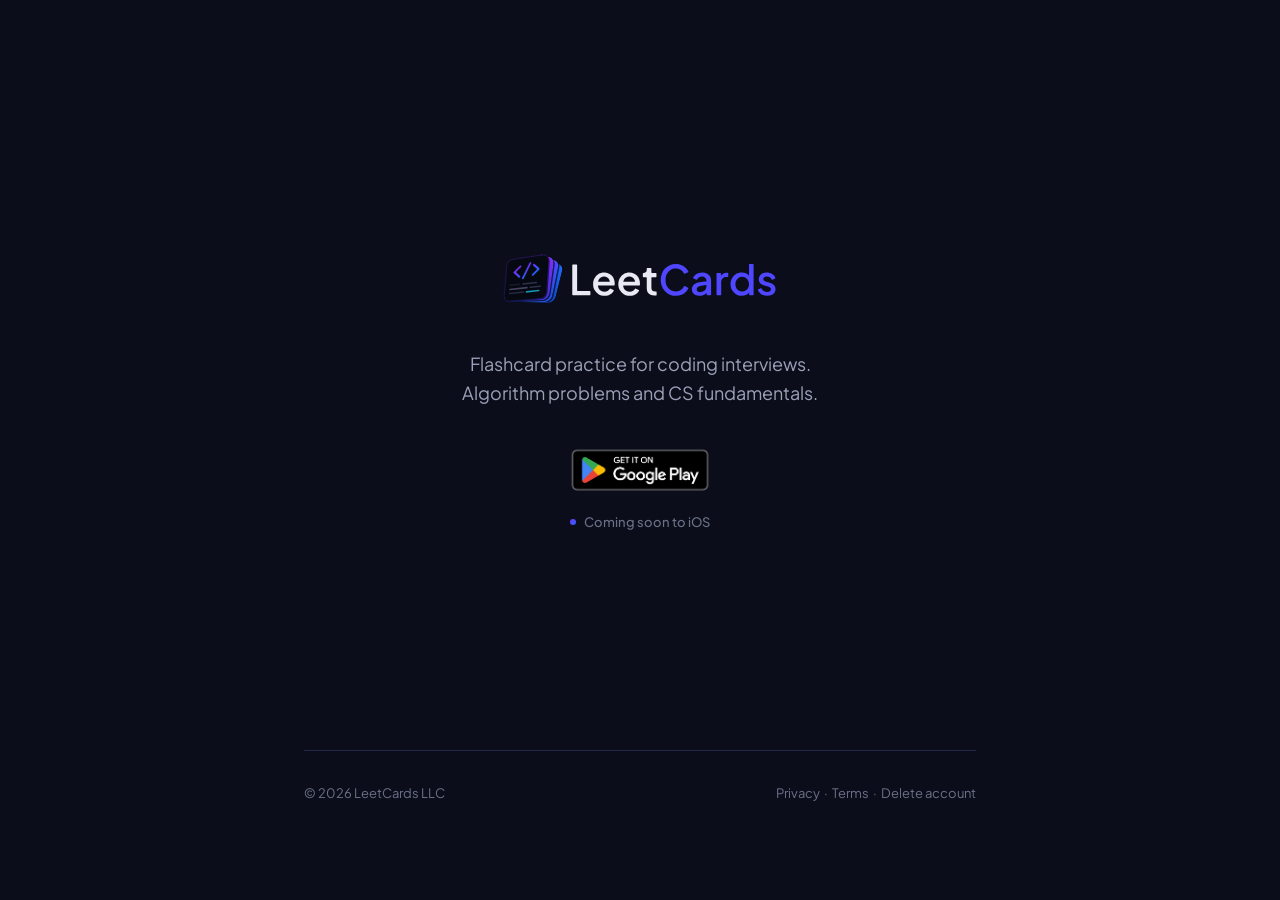
<file: index.html>
<!DOCTYPE html>
<html lang="en">
<head>
  <meta charset="UTF-8" />
  <meta name="viewport" content="width=device-width, initial-scale=1.0" />
  <title>LeetCards</title>
  <meta name="description" content="Flashcard-based practice for coding interviews. Available now on Google Play, coming soon to iOS." />
  <meta name="theme-color" content="#0B0E1A" />
  <link rel="canonical" href="https://leetcards.com/" />
  <meta property="og:type" content="website" />
  <meta property="og:site_name" content="LeetCards" />
  <meta property="og:title" content="LeetCards" />
  <meta property="og:description" content="Flashcard practice for coding interviews. Algorithm problems and CS fundamentals." />
  <meta property="og:url" content="https://leetcards.com/" />
  <meta name="twitter:card" content="summary" />
  <meta name="twitter:title" content="LeetCards" />
  <meta name="twitter:description" content="Flashcard practice for coding interviews. Algorithm problems and CS fundamentals." />
  <link rel="preconnect" href="https://fonts.googleapis.com" />
  <link rel="preconnect" href="https://fonts.gstatic.com" crossorigin />
  <link href="https://fonts.googleapis.com/css2?family=Plus+Jakarta+Sans:wght@400;500;600;700;800&display=swap" rel="stylesheet" />
  <link rel="icon" href="/assets/favicon.svg" type="image/svg+xml" />
  <link rel="stylesheet" href="style.css?v=3" />
</head>
<body class="landing">
  <div class="container">
    <div class="hero">
      <h1><img class="hero-logo" src="/assets/logo.svg" alt="LeetCards" width="273" height="60" /></h1>
      <p>Flashcard practice for coding interviews.<br />Algorithm problems and CS fundamentals.</p>
      <div class="links">
        <a class="store-badge" href="https://play.google.com/store/apps/details?id=com.leetcards.app" target="_blank" rel="noopener">
          <img src="/assets/google-play-badge.png" alt="Get it on Google Play" width="155" height="60" />
        </a>
        <span class="coming-soon"><span class="coming-soon-dot"></span>Coming soon to iOS</span>
      </div>
    </div>

    <footer>
      <div>© 2026 LeetCards LLC</div>
      <div>
        <a href="/privacy">Privacy</a> &nbsp;·&nbsp;
        <a href="/terms">Terms</a> &nbsp;·&nbsp;
        <a href="/delete-account">Delete account</a>
      </div>
    </footer>
  </div>
</body>
</html>
</file>
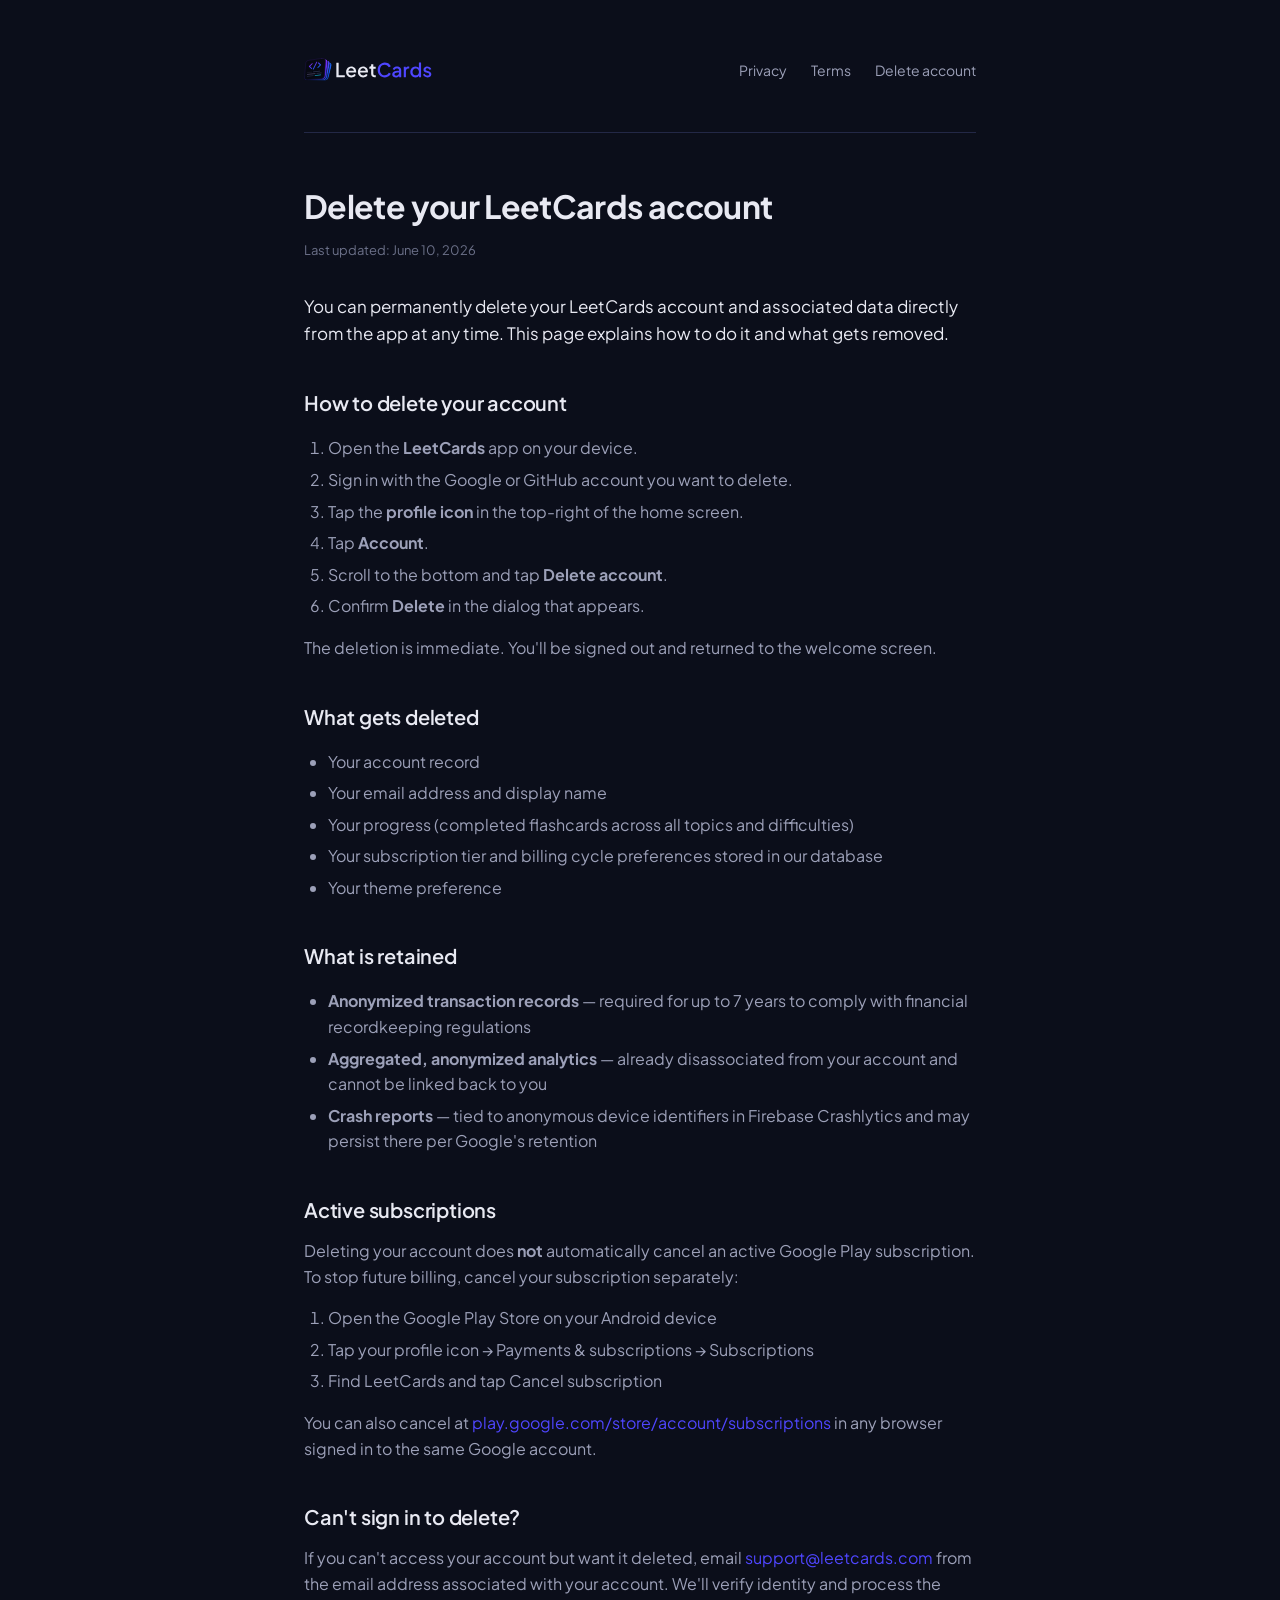
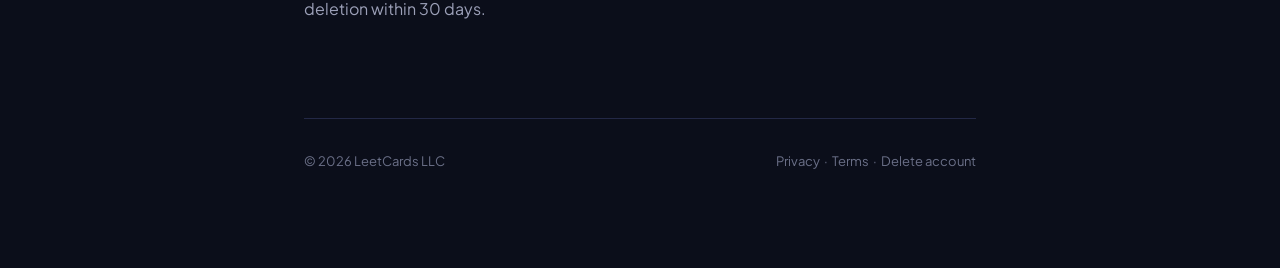
<file: delete-account.html>
<!DOCTYPE html>
<html lang="en">
<head>
  <meta charset="UTF-8" />
  <meta name="viewport" content="width=device-width, initial-scale=1.0" />
  <meta name="theme-color" content="#0B0E1A" />
  <title>Delete Account · LeetCards</title>
  <link rel="preconnect" href="https://fonts.googleapis.com" />
  <link rel="preconnect" href="https://fonts.gstatic.com" crossorigin />
  <link href="https://fonts.googleapis.com/css2?family=Plus+Jakarta+Sans:wght@400;500;600;700;800&display=swap" rel="stylesheet" />
  <link rel="icon" href="/assets/favicon.svg" type="image/svg+xml" />
  <link rel="stylesheet" href="style.css?v=3" />
</head>
<body>
  <div class="container">
    <header>
      <a href="/" class="logo">
        <img class="logo-img" src="/assets/logo.svg" alt="LeetCards" width="118" height="26" />
      </a>
      <nav>
        <a href="/privacy">Privacy</a>
        <a href="/terms">Terms</a>
        <a href="/delete-account">Delete account</a>
      </nav>
    </header>

    <h1>Delete your LeetCards account</h1>
    <p class="meta">Last updated: June 10, 2026</p>

    <p class="lead">You can permanently delete your LeetCards account and associated data directly from the app at any time. This page explains how to do it and what gets removed.</p>

    <h2>How to delete your account</h2>
    <ol>
      <li>Open the <strong>LeetCards</strong> app on your device.</li>
      <li>Sign in with the Google or GitHub account you want to delete.</li>
      <li>Tap the <strong>profile icon</strong> in the top-right of the home screen.</li>
      <li>Tap <strong>Account</strong>.</li>
      <li>Scroll to the bottom and tap <strong>Delete account</strong>.</li>
      <li>Confirm <strong>Delete</strong> in the dialog that appears.</li>
    </ol>
    <p>The deletion is immediate. You'll be signed out and returned to the welcome screen.</p>

    <h2>What gets deleted</h2>
    <ul>
      <li>Your account record</li>
      <li>Your email address and display name</li>
      <li>Your progress (completed flashcards across all topics and difficulties)</li>
      <li>Your subscription tier and billing cycle preferences stored in our database</li>
      <li>Your theme preference</li>
    </ul>

    <h2>What is retained</h2>
    <ul>
      <li><strong>Anonymized transaction records</strong> — required for up to 7 years to comply with financial recordkeeping regulations</li>
      <li><strong>Aggregated, anonymized analytics</strong> — already disassociated from your account and cannot be linked back to you</li>
      <li><strong>Crash reports</strong> — tied to anonymous device identifiers in Firebase Crashlytics and may persist there per Google's retention</li>
    </ul>

    <h2>Active subscriptions</h2>
    <p>Deleting your account does <strong>not</strong> automatically cancel an active Google Play subscription. To stop future billing, cancel your subscription separately:</p>
    <ol>
      <li>Open the Google Play Store on your Android device</li>
      <li>Tap your profile icon → Payments &amp; subscriptions → Subscriptions</li>
      <li>Find LeetCards and tap Cancel subscription</li>
    </ol>
    <p>You can also cancel at <a href="https://play.google.com/store/account/subscriptions">play.google.com/store/account/subscriptions</a> in any browser signed in to the same Google account.</p>

    <h2>Can't sign in to delete?</h2>
    <p>If you can't access your account but want it deleted, email <a href="mailto:support@leetcards.com">support@leetcards.com</a> from the email address associated with your account. We'll verify identity and process the deletion within 30 days.</p>

    <footer>
      <div>© 2026 LeetCards LLC</div>
      <div>
        <a href="/privacy">Privacy</a> &nbsp;·&nbsp;
        <a href="/terms">Terms</a> &nbsp;·&nbsp;
        <a href="/delete-account">Delete account</a>
      </div>
    </footer>
  </div>
</body>
</html>
</file>
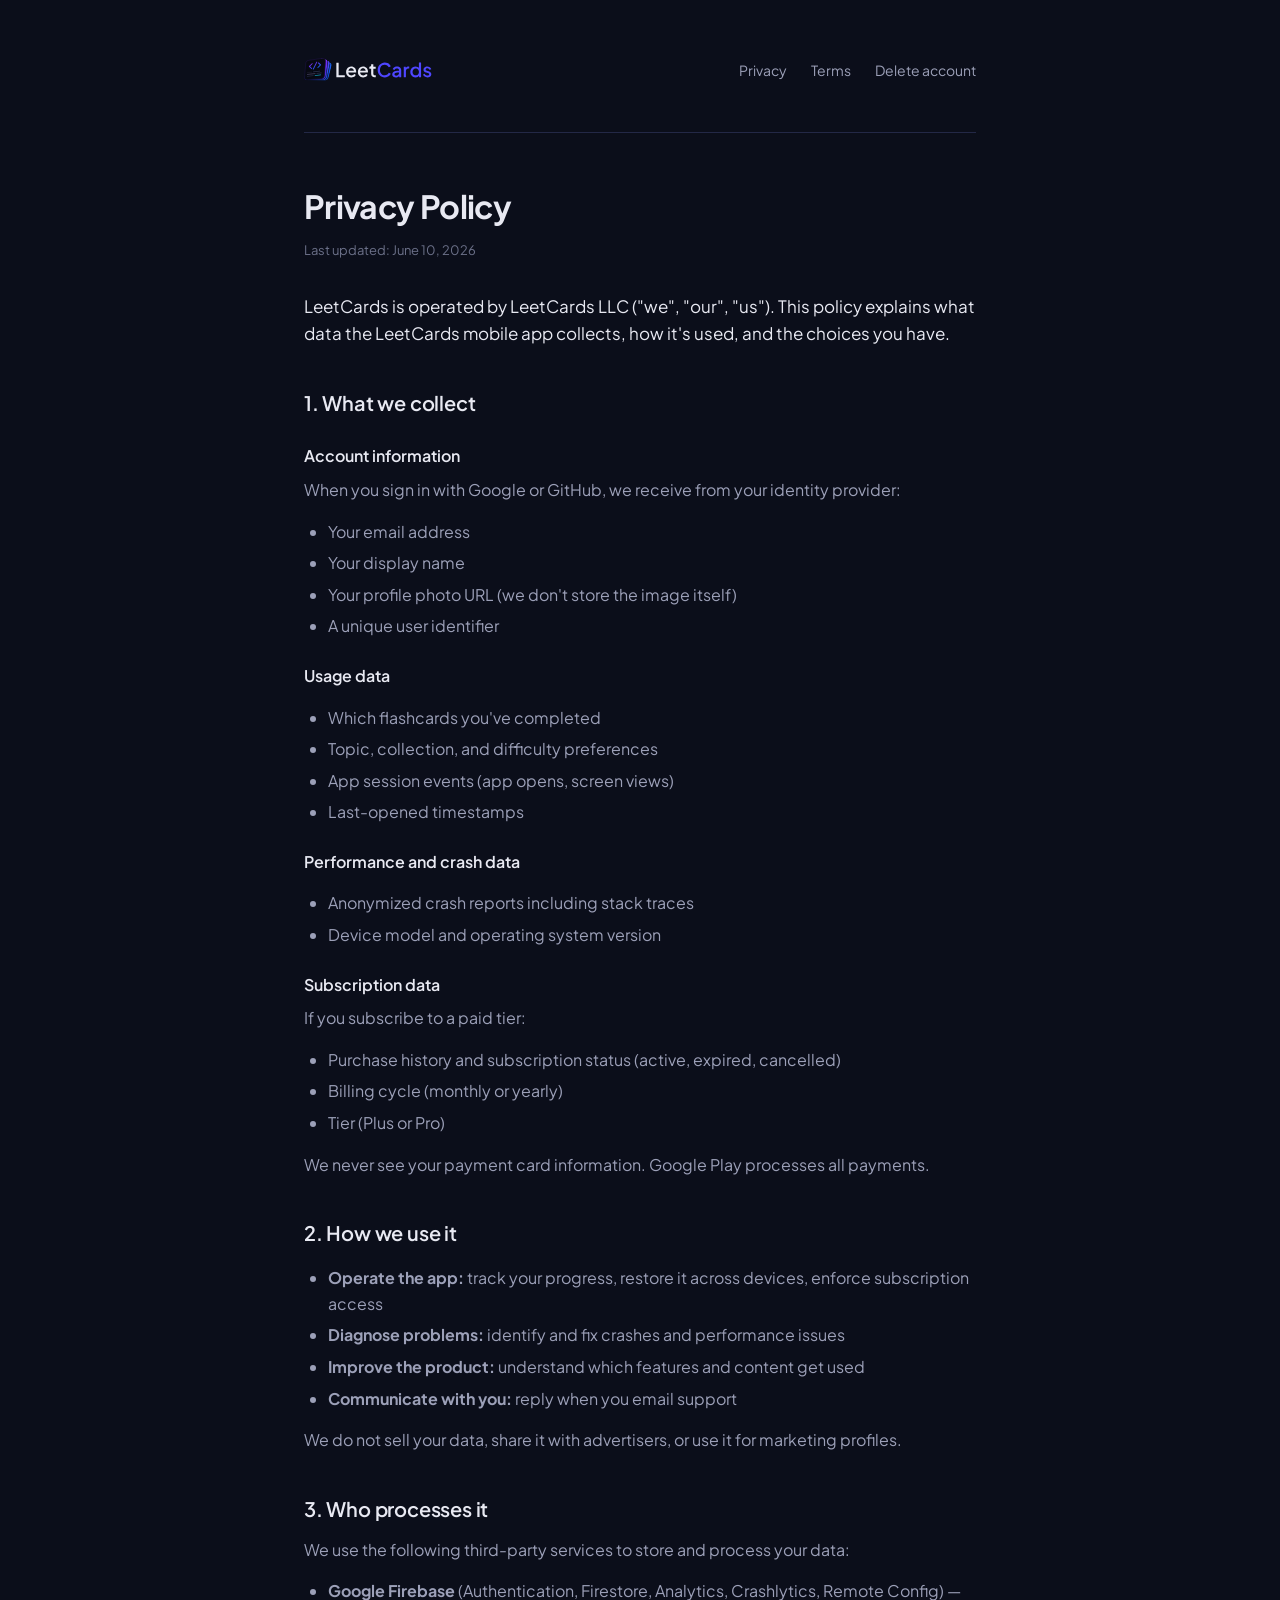
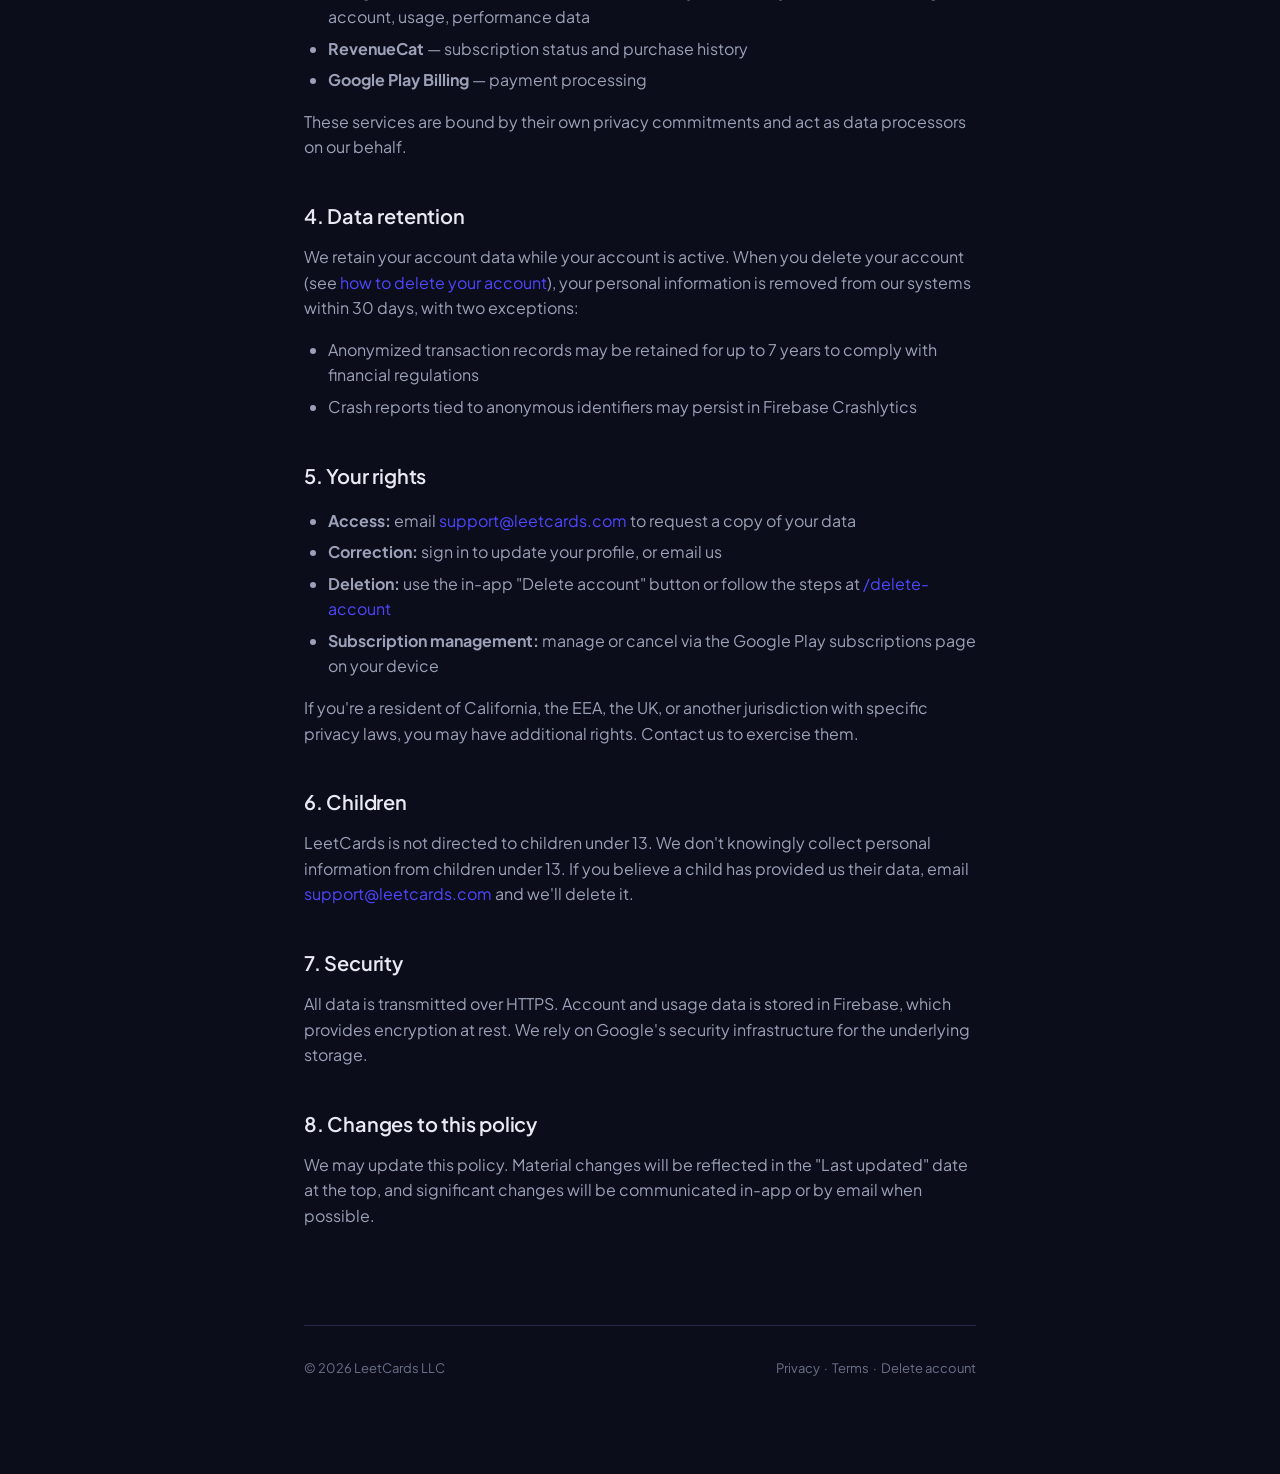
<file: privacy.html>
<!DOCTYPE html>
<html lang="en">
<head>
  <meta charset="UTF-8" />
  <meta name="viewport" content="width=device-width, initial-scale=1.0" />
  <meta name="theme-color" content="#0B0E1A" />
  <title>Privacy Policy · LeetCards</title>
  <link rel="preconnect" href="https://fonts.googleapis.com" />
  <link rel="preconnect" href="https://fonts.gstatic.com" crossorigin />
  <link href="https://fonts.googleapis.com/css2?family=Plus+Jakarta+Sans:wght@400;500;600;700;800&display=swap" rel="stylesheet" />
  <link rel="icon" href="/assets/favicon.svg" type="image/svg+xml" />
  <link rel="stylesheet" href="style.css?v=3" />
</head>
<body>
  <div class="container">
    <header>
      <a href="/" class="logo">
        <img class="logo-img" src="/assets/logo.svg" alt="LeetCards" width="118" height="26" />
      </a>
      <nav>
        <a href="/privacy">Privacy</a>
        <a href="/terms">Terms</a>
        <a href="/delete-account">Delete account</a>
      </nav>
    </header>

    <h1>Privacy Policy</h1>
    <p class="meta">Last updated: June 10, 2026</p>

    <p class="lead">LeetCards is operated by LeetCards LLC ("we", "our", "us"). This policy explains what data the LeetCards mobile app collects, how it's used, and the choices you have.</p>

    <h2>1. What we collect</h2>

    <h3>Account information</h3>
    <p>When you sign in with Google or GitHub, we receive from your identity provider:</p>
    <ul>
      <li>Your email address</li>
      <li>Your display name</li>
      <li>Your profile photo URL (we don't store the image itself)</li>
      <li>A unique user identifier</li>
    </ul>

    <h3>Usage data</h3>
    <ul>
      <li>Which flashcards you've completed</li>
      <li>Topic, collection, and difficulty preferences</li>
      <li>App session events (app opens, screen views)</li>
      <li>Last-opened timestamps</li>
    </ul>

    <h3>Performance and crash data</h3>
    <ul>
      <li>Anonymized crash reports including stack traces</li>
      <li>Device model and operating system version</li>
    </ul>

    <h3>Subscription data</h3>
    <p>If you subscribe to a paid tier:</p>
    <ul>
      <li>Purchase history and subscription status (active, expired, cancelled)</li>
      <li>Billing cycle (monthly or yearly)</li>
      <li>Tier (Plus or Pro)</li>
    </ul>
    <p>We never see your payment card information. Google Play processes all payments.</p>

    <h2>2. How we use it</h2>
    <ul>
      <li><strong>Operate the app:</strong> track your progress, restore it across devices, enforce subscription access</li>
      <li><strong>Diagnose problems:</strong> identify and fix crashes and performance issues</li>
      <li><strong>Improve the product:</strong> understand which features and content get used</li>
      <li><strong>Communicate with you:</strong> reply when you email support</li>
    </ul>
    <p>We do not sell your data, share it with advertisers, or use it for marketing profiles.</p>

    <h2>3. Who processes it</h2>
    <p>We use the following third-party services to store and process your data:</p>
    <ul>
      <li><strong>Google Firebase</strong> (Authentication, Firestore, Analytics, Crashlytics, Remote Config) — account, usage, performance data</li>
      <li><strong>RevenueCat</strong> — subscription status and purchase history</li>
      <li><strong>Google Play Billing</strong> — payment processing</li>
    </ul>
    <p>These services are bound by their own privacy commitments and act as data processors on our behalf.</p>

    <h2>4. Data retention</h2>
    <p>We retain your account data while your account is active. When you delete your account (see <a href="/delete-account">how to delete your account</a>), your personal information is removed from our systems within 30 days, with two exceptions:</p>
    <ul>
      <li>Anonymized transaction records may be retained for up to 7 years to comply with financial regulations</li>
      <li>Crash reports tied to anonymous identifiers may persist in Firebase Crashlytics</li>
    </ul>

    <h2>5. Your rights</h2>
    <ul>
      <li><strong>Access:</strong> email <a href="mailto:support@leetcards.com">support@leetcards.com</a> to request a copy of your data</li>
      <li><strong>Correction:</strong> sign in to update your profile, or email us</li>
      <li><strong>Deletion:</strong> use the in-app "Delete account" button or follow the steps at <a href="/delete-account">/delete-account</a></li>
      <li><strong>Subscription management:</strong> manage or cancel via the Google Play subscriptions page on your device</li>
    </ul>
    <p>If you're a resident of California, the EEA, the UK, or another jurisdiction with specific privacy laws, you may have additional rights. Contact us to exercise them.</p>

    <h2>6. Children</h2>
    <p>LeetCards is not directed to children under 13. We don't knowingly collect personal information from children under 13. If you believe a child has provided us their data, email <a href="mailto:support@leetcards.com">support@leetcards.com</a> and we'll delete it.</p>

    <h2>7. Security</h2>
    <p>All data is transmitted over HTTPS. Account and usage data is stored in Firebase, which provides encryption at rest. We rely on Google's security infrastructure for the underlying storage.</p>

    <h2>8. Changes to this policy</h2>
    <p>We may update this policy. Material changes will be reflected in the "Last updated" date at the top, and significant changes will be communicated in-app or by email when possible.</p>

    <footer>
      <div>© 2026 LeetCards LLC</div>
      <div>
        <a href="/privacy">Privacy</a> &nbsp;·&nbsp;
        <a href="/terms">Terms</a> &nbsp;·&nbsp;
        <a href="/delete-account">Delete account</a>
      </div>
    </footer>
  </div>
</body>
</html>
</file>
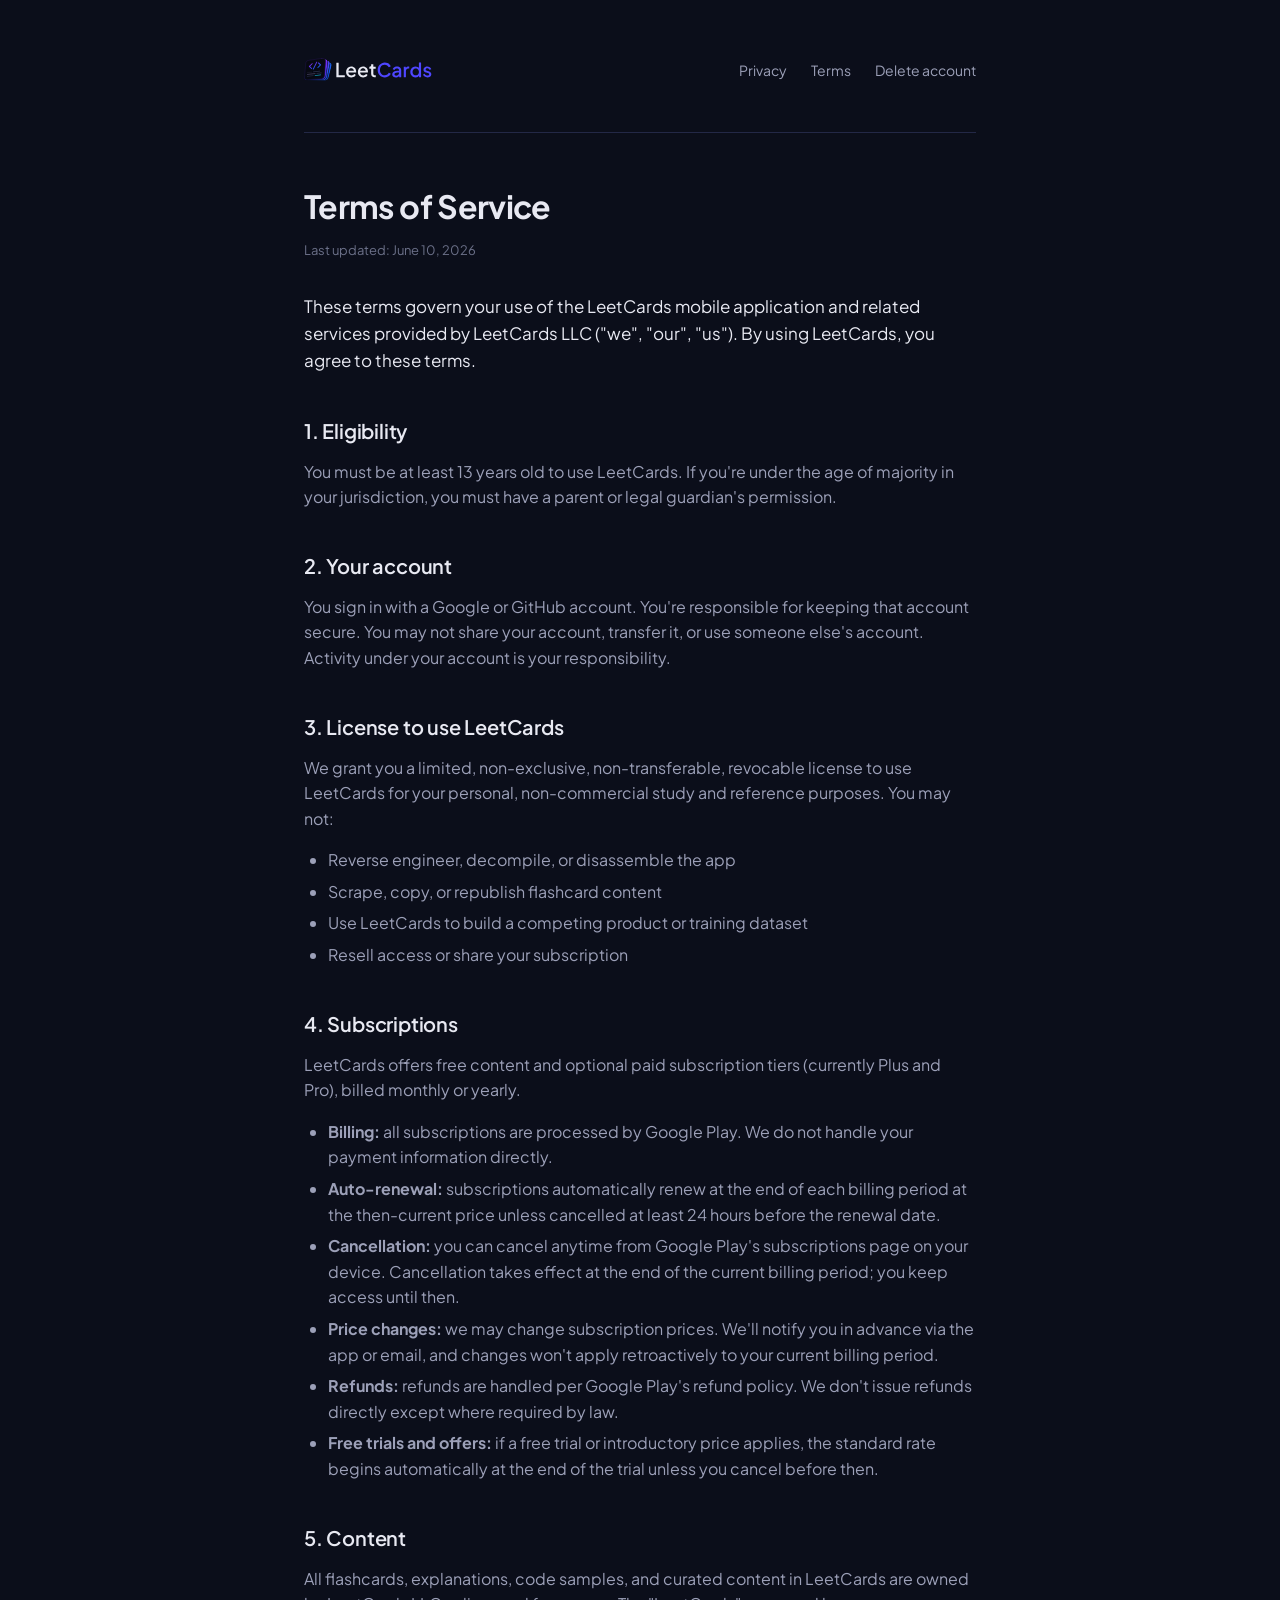
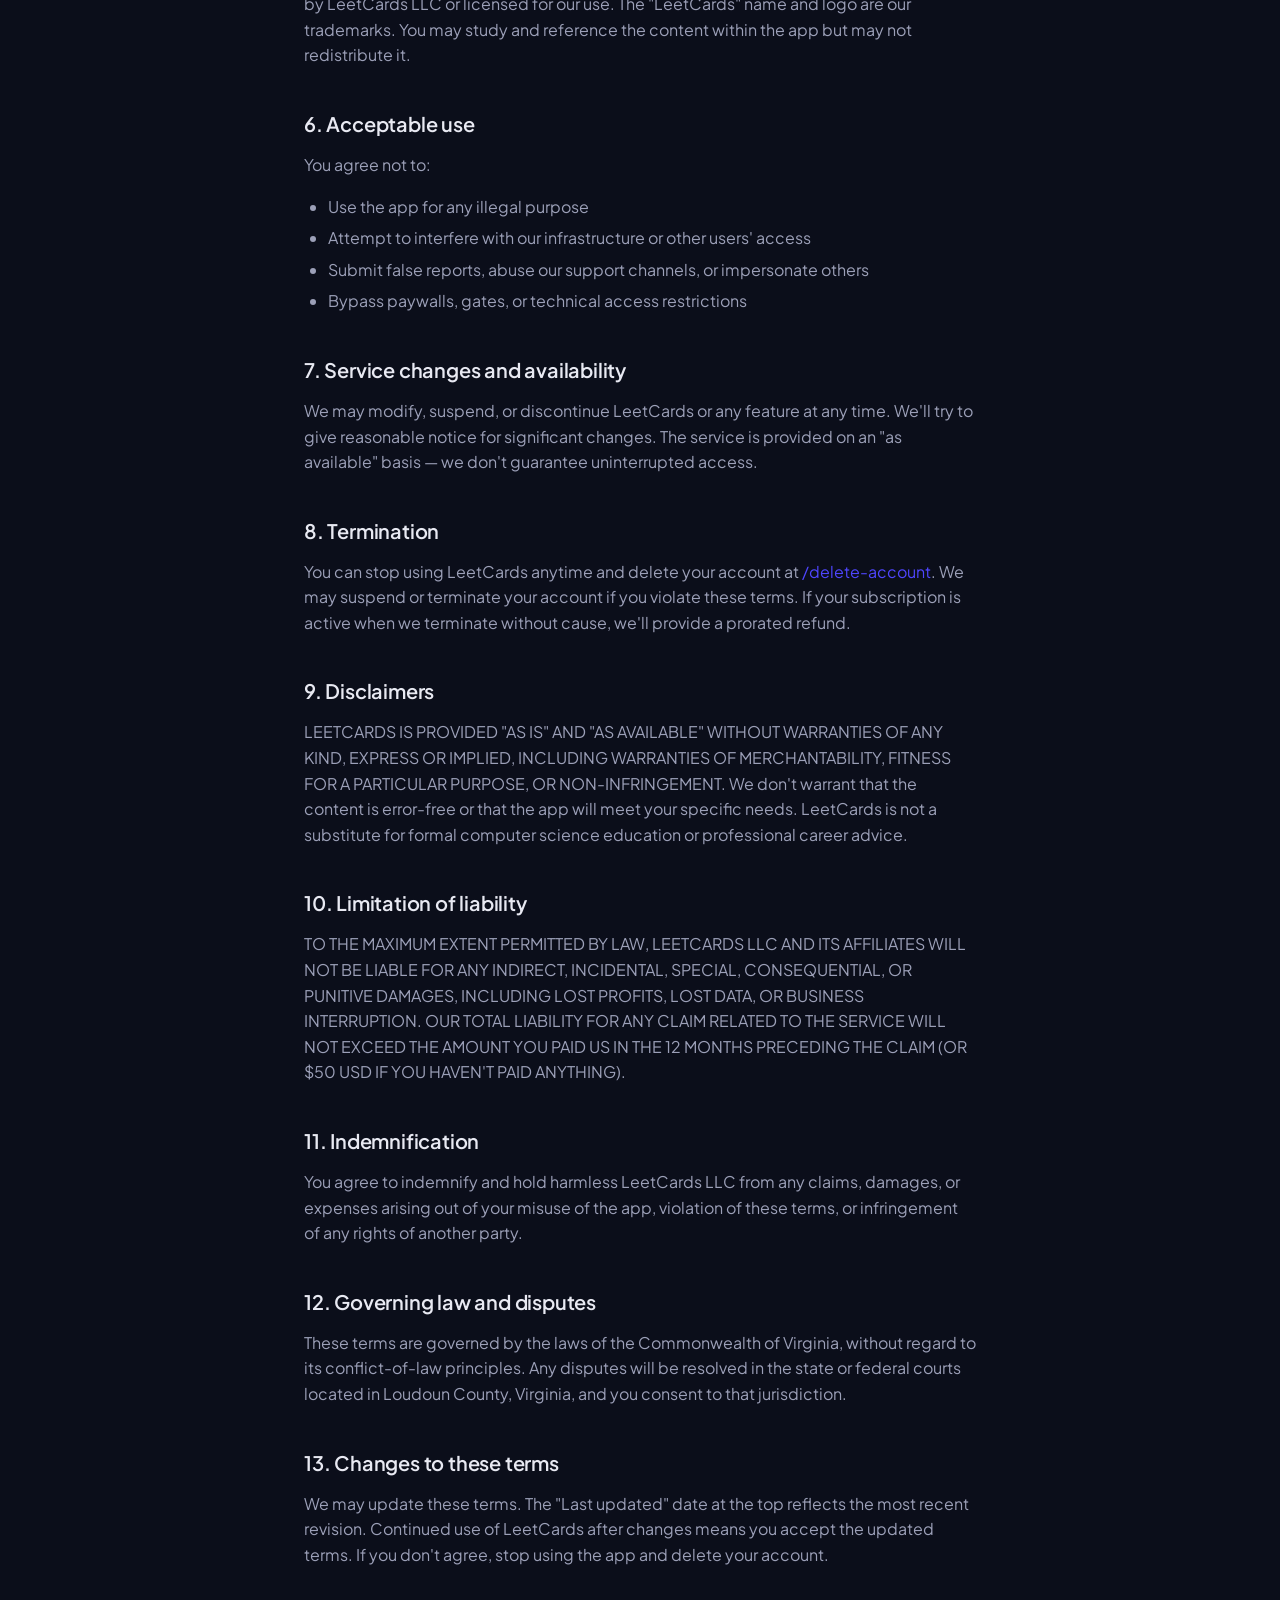
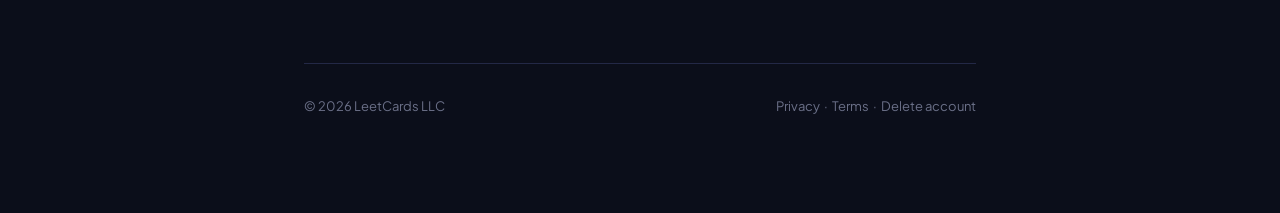
<file: terms.html>
<!DOCTYPE html>
<html lang="en">
<head>
  <meta charset="UTF-8" />
  <meta name="viewport" content="width=device-width, initial-scale=1.0" />
  <meta name="theme-color" content="#0B0E1A" />
  <title>Terms of Service · LeetCards</title>
  <link rel="preconnect" href="https://fonts.googleapis.com" />
  <link rel="preconnect" href="https://fonts.gstatic.com" crossorigin />
  <link href="https://fonts.googleapis.com/css2?family=Plus+Jakarta+Sans:wght@400;500;600;700;800&display=swap" rel="stylesheet" />
  <link rel="icon" href="/assets/favicon.svg" type="image/svg+xml" />
  <link rel="stylesheet" href="style.css?v=3" />
</head>
<body>
  <div class="container">
    <header>
      <a href="/" class="logo">
        <img class="logo-img" src="/assets/logo.svg" alt="LeetCards" width="118" height="26" />
      </a>
      <nav>
        <a href="/privacy">Privacy</a>
        <a href="/terms">Terms</a>
        <a href="/delete-account">Delete account</a>
      </nav>
    </header>

    <h1>Terms of Service</h1>
    <p class="meta">Last updated: June 10, 2026</p>

    <p class="lead">These terms govern your use of the LeetCards mobile application and related services provided by LeetCards LLC ("we", "our", "us"). By using LeetCards, you agree to these terms.</p>

    <h2>1. Eligibility</h2>
    <p>You must be at least 13 years old to use LeetCards. If you're under the age of majority in your jurisdiction, you must have a parent or legal guardian's permission.</p>

    <h2>2. Your account</h2>
    <p>You sign in with a Google or GitHub account. You're responsible for keeping that account secure. You may not share your account, transfer it, or use someone else's account. Activity under your account is your responsibility.</p>

    <h2>3. License to use LeetCards</h2>
    <p>We grant you a limited, non-exclusive, non-transferable, revocable license to use LeetCards for your personal, non-commercial study and reference purposes. You may not:</p>
    <ul>
      <li>Reverse engineer, decompile, or disassemble the app</li>
      <li>Scrape, copy, or republish flashcard content</li>
      <li>Use LeetCards to build a competing product or training dataset</li>
      <li>Resell access or share your subscription</li>
    </ul>

    <h2>4. Subscriptions</h2>
    <p>LeetCards offers free content and optional paid subscription tiers (currently Plus and Pro), billed monthly or yearly.</p>
    <ul>
      <li><strong>Billing:</strong> all subscriptions are processed by Google Play. We do not handle your payment information directly.</li>
      <li><strong>Auto-renewal:</strong> subscriptions automatically renew at the end of each billing period at the then-current price unless cancelled at least 24 hours before the renewal date.</li>
      <li><strong>Cancellation:</strong> you can cancel anytime from Google Play's subscriptions page on your device. Cancellation takes effect at the end of the current billing period; you keep access until then.</li>
      <li><strong>Price changes:</strong> we may change subscription prices. We'll notify you in advance via the app or email, and changes won't apply retroactively to your current billing period.</li>
      <li><strong>Refunds:</strong> refunds are handled per Google Play's refund policy. We don't issue refunds directly except where required by law.</li>
      <li><strong>Free trials and offers:</strong> if a free trial or introductory price applies, the standard rate begins automatically at the end of the trial unless you cancel before then.</li>
    </ul>

    <h2>5. Content</h2>
    <p>All flashcards, explanations, code samples, and curated content in LeetCards are owned by LeetCards LLC or licensed for our use. The "LeetCards" name and logo are our trademarks. You may study and reference the content within the app but may not redistribute it.</p>

    <h2>6. Acceptable use</h2>
    <p>You agree not to:</p>
    <ul>
      <li>Use the app for any illegal purpose</li>
      <li>Attempt to interfere with our infrastructure or other users' access</li>
      <li>Submit false reports, abuse our support channels, or impersonate others</li>
      <li>Bypass paywalls, gates, or technical access restrictions</li>
    </ul>

    <h2>7. Service changes and availability</h2>
    <p>We may modify, suspend, or discontinue LeetCards or any feature at any time. We'll try to give reasonable notice for significant changes. The service is provided on an "as available" basis — we don't guarantee uninterrupted access.</p>

    <h2>8. Termination</h2>
    <p>You can stop using LeetCards anytime and delete your account at <a href="/delete-account">/delete-account</a>. We may suspend or terminate your account if you violate these terms. If your subscription is active when we terminate without cause, we'll provide a prorated refund.</p>

    <h2>9. Disclaimers</h2>
    <p>LEETCARDS IS PROVIDED "AS IS" AND "AS AVAILABLE" WITHOUT WARRANTIES OF ANY KIND, EXPRESS OR IMPLIED, INCLUDING WARRANTIES OF MERCHANTABILITY, FITNESS FOR A PARTICULAR PURPOSE, OR NON-INFRINGEMENT. We don't warrant that the content is error-free or that the app will meet your specific needs. LeetCards is not a substitute for formal computer science education or professional career advice.</p>

    <h2>10. Limitation of liability</h2>
    <p>TO THE MAXIMUM EXTENT PERMITTED BY LAW, LEETCARDS LLC AND ITS AFFILIATES WILL NOT BE LIABLE FOR ANY INDIRECT, INCIDENTAL, SPECIAL, CONSEQUENTIAL, OR PUNITIVE DAMAGES, INCLUDING LOST PROFITS, LOST DATA, OR BUSINESS INTERRUPTION. OUR TOTAL LIABILITY FOR ANY CLAIM RELATED TO THE SERVICE WILL NOT EXCEED THE AMOUNT YOU PAID US IN THE 12 MONTHS PRECEDING THE CLAIM (OR $50 USD IF YOU HAVEN'T PAID ANYTHING).</p>

    <h2>11. Indemnification</h2>
    <p>You agree to indemnify and hold harmless LeetCards LLC from any claims, damages, or expenses arising out of your misuse of the app, violation of these terms, or infringement of any rights of another party.</p>

    <h2>12. Governing law and disputes</h2>
    <p>These terms are governed by the laws of the Commonwealth of Virginia, without regard to its conflict-of-law principles. Any disputes will be resolved in the state or federal courts located in Loudoun County, Virginia, and you consent to that jurisdiction.</p>

    <h2>13. Changes to these terms</h2>
    <p>We may update these terms. The "Last updated" date at the top reflects the most recent revision. Continued use of LeetCards after changes means you accept the updated terms. If you don't agree, stop using the app and delete your account.</p>

    <footer>
      <div>© 2026 LeetCards LLC</div>
      <div>
        <a href="/privacy">Privacy</a> &nbsp;·&nbsp;
        <a href="/terms">Terms</a> &nbsp;·&nbsp;
        <a href="/delete-account">Delete account</a>
      </div>
    </footer>
  </div>
</body>
</html>
</file>
<file: style.css>
:root {
  --bg: #0B0E1A;
  --surface: #161A2C;
  --surface-hi: #232846;
  --border: #232846;
  --text: #E8E9F2;
  --text-muted: #9CA0B8;
  --text-soft: #6B7088;
  --primary: #4F46FF;
  --primary-hover: #6E66FF;
  --purple: #7B2FF7;
  --blue: #1E6BFF;
}

* { box-sizing: border-box; }

html, body {
  margin: 0;
  padding: 0;
  background: var(--bg);
  color: var(--text);
  font-family: 'Plus Jakarta Sans', -apple-system, BlinkMacSystemFont, 'Segoe UI', sans-serif;
  font-size: 16px;
  line-height: 1.6;
  -webkit-font-smoothing: antialiased;
}

a {
  color: var(--primary);
  text-decoration: none;
  transition: color 0.15s;
}
a:hover { color: var(--primary-hover); }

.container {
  max-width: 720px;
  margin: 0 auto;
  padding: 32px 24px 96px;
}

header {
  display: flex;
  align-items: center;
  justify-content: space-between;
  padding: 24px 0 48px;
  border-bottom: 1px solid var(--border);
  margin-bottom: 48px;
}

.logo {
  display: flex;
  align-items: center;
  gap: 12px;
  font-weight: 700;
  font-size: 18px;
  color: var(--text);
}

.logo-mark {
  width: 32px;
  height: 32px;
  border-radius: 8px;
  background: linear-gradient(135deg, var(--purple), var(--primary) 45%, var(--blue));
  display: grid;
  place-items: center;
  color: white;
  font-weight: 800;
  font-size: 14px;
  letter-spacing: -0.02em;
}

.logo-img {
  height: 28px;
  width: auto;
  display: block;
}

nav {
  display: flex;
  gap: 24px;
  font-size: 14px;
}
nav a { color: var(--text-muted); }
nav a:hover { color: var(--text); }

h1 {
  font-size: 32px;
  font-weight: 700;
  letter-spacing: -0.02em;
  margin: 0 0 8px;
}

h2 {
  font-size: 20px;
  font-weight: 600;
  letter-spacing: -0.01em;
  margin: 40px 0 12px;
}

h3 {
  font-size: 16px;
  font-weight: 600;
  margin: 24px 0 8px;
}

p { margin: 0 0 16px; color: var(--text-muted); }
p.lead {
  color: var(--text);
  font-size: 17px;
}

ul, ol {
  color: var(--text-muted);
  padding-left: 24px;
}
li { margin-bottom: 6px; }

.meta {
  font-size: 13px;
  color: var(--text-soft);
  margin-bottom: 32px;
}

.callout {
  background: var(--surface);
  border: 1px solid var(--border);
  border-radius: 12px;
  padding: 20px 24px;
  margin: 24px 0;
}
.callout p:last-child { margin-bottom: 0; }

footer {
  margin-top: 96px;
  padding-top: 32px;
  border-top: 1px solid var(--border);
  font-size: 13px;
  color: var(--text-soft);
  display: flex;
  justify-content: space-between;
  flex-wrap: wrap;
  gap: 16px;
}
footer a { color: var(--text-soft); }
footer a:hover { color: var(--text-muted); }

.hero {
  text-align: center;
  padding: 64px 0 32px;
}
.hero-logo {
  height: 60px;
  width: auto;
  max-width: 100%;
  margin: 0 auto 24px;
  display: block;
}
.hero h1 {
  font-size: 44px;
  background: linear-gradient(135deg, var(--purple), var(--primary) 45%, var(--blue));
  -webkit-background-clip: text;
  background-clip: text;
  -webkit-text-fill-color: transparent;
  margin-bottom: 16px;
}
.hero p {
  font-size: 18px;
  color: var(--text-muted);
  max-width: 480px;
  margin: 0 auto 32px;
}
.hero .links {
  display: flex;
  flex-direction: column;
  gap: 12px;
  justify-content: center;
  align-items: center;
  font-size: 15px;
}

/* Official Google Play badge; the PNG includes Google's required clear space */
.store-badge {
  display: block;
  line-height: 0;
  transition: opacity 0.15s;
}
.store-badge:hover { opacity: 0.85; }
.store-badge img {
  height: 60px;
  width: auto;
}

.coming-soon {
  display: inline-flex;
  align-items: center;
  gap: 8px;
  color: var(--text-soft);
  font-size: 13px;
  font-weight: 500;
}
.coming-soon-dot {
  width: 6px;
  height: 6px;
  border-radius: 50%;
  background: linear-gradient(135deg, var(--purple), var(--blue));
}

/* Landing page: vertically center the hero, pin the footer to the bottom */
body.landing .container {
  min-height: 100vh;
  display: flex;
  flex-direction: column;
}
body.landing .hero {
  flex: 1;
  display: flex;
  flex-direction: column;
  justify-content: center;
  padding: 32px 0;
}
body.landing footer {
  margin-top: 0;
}

@media (max-width: 600px) {
  .container { padding: 20px 20px 64px; }
  header { padding: 16px 0 32px; margin-bottom: 32px; }
  h1 { font-size: 26px; }
  .hero h1 { font-size: 32px; }
  .hero-logo { height: 44px; }
  .logo-img { height: 24px; }
  nav { gap: 16px; font-size: 13px; }
}
</file>
